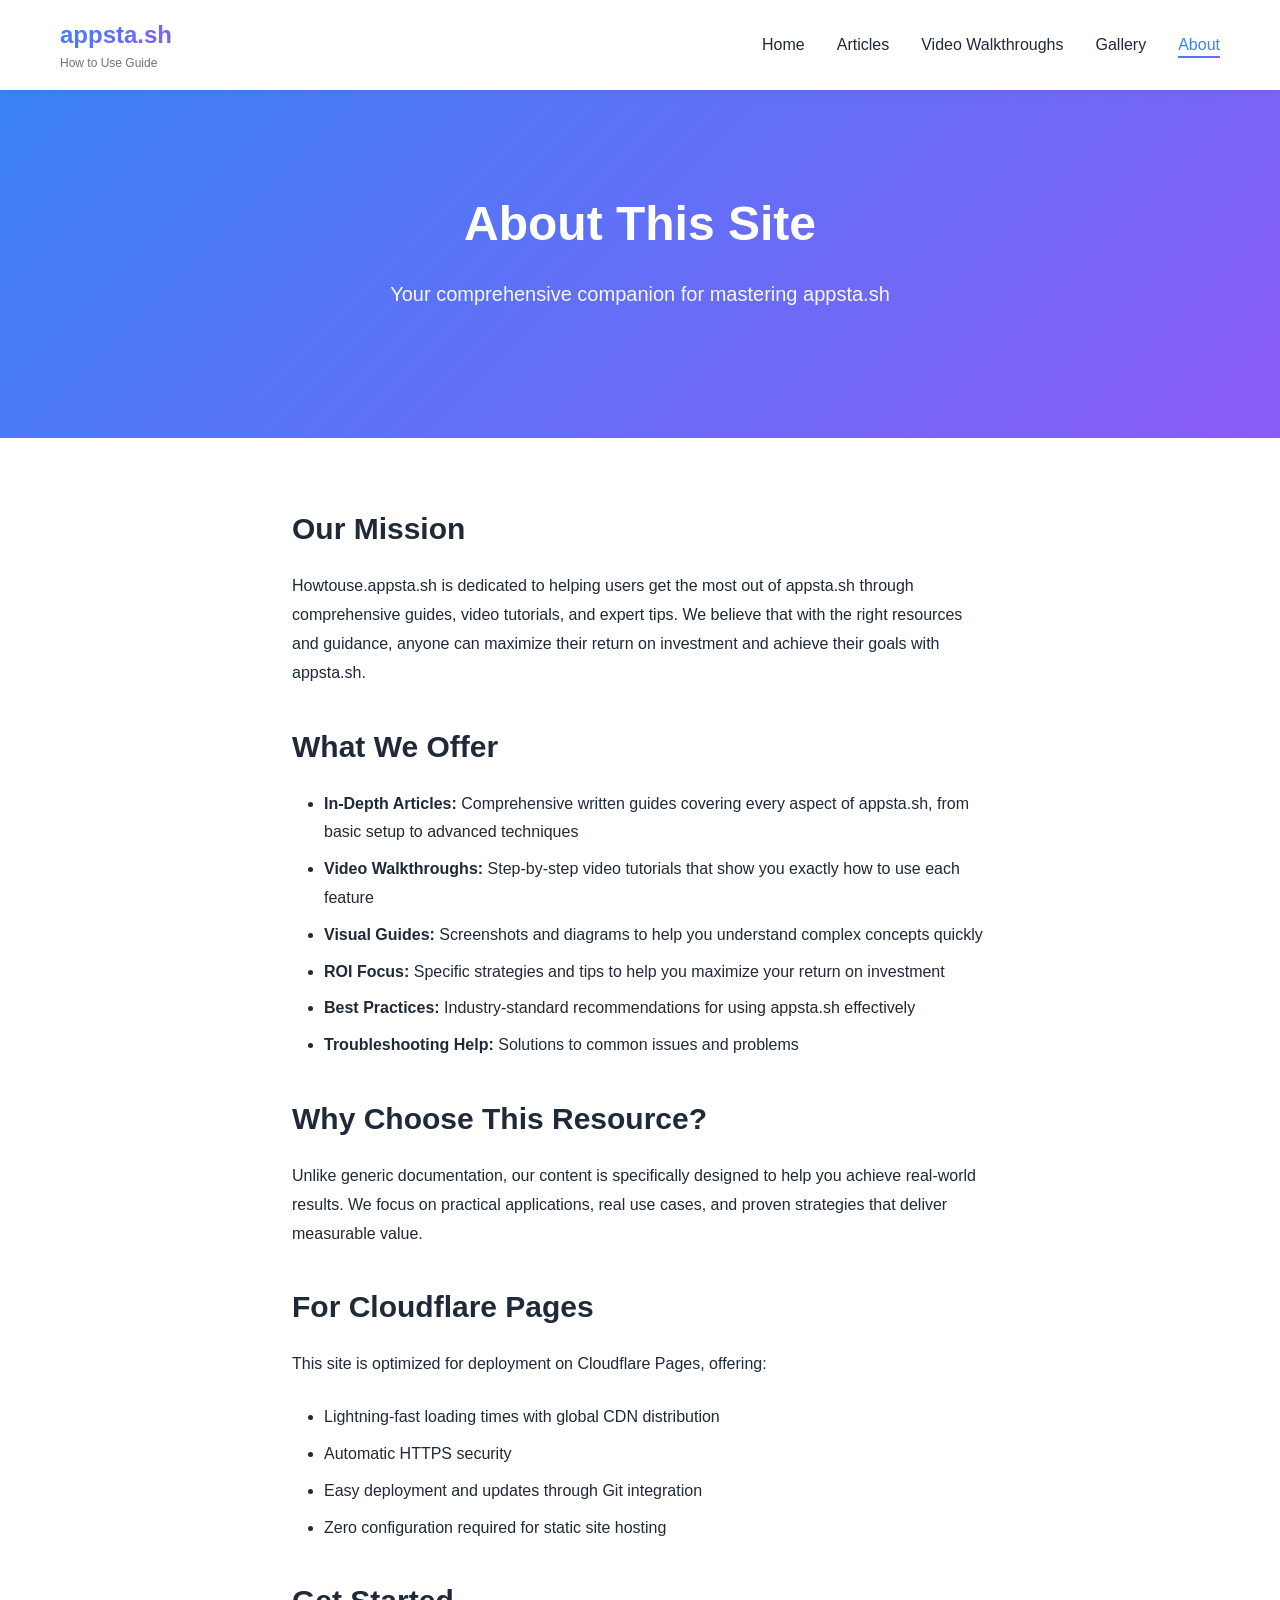
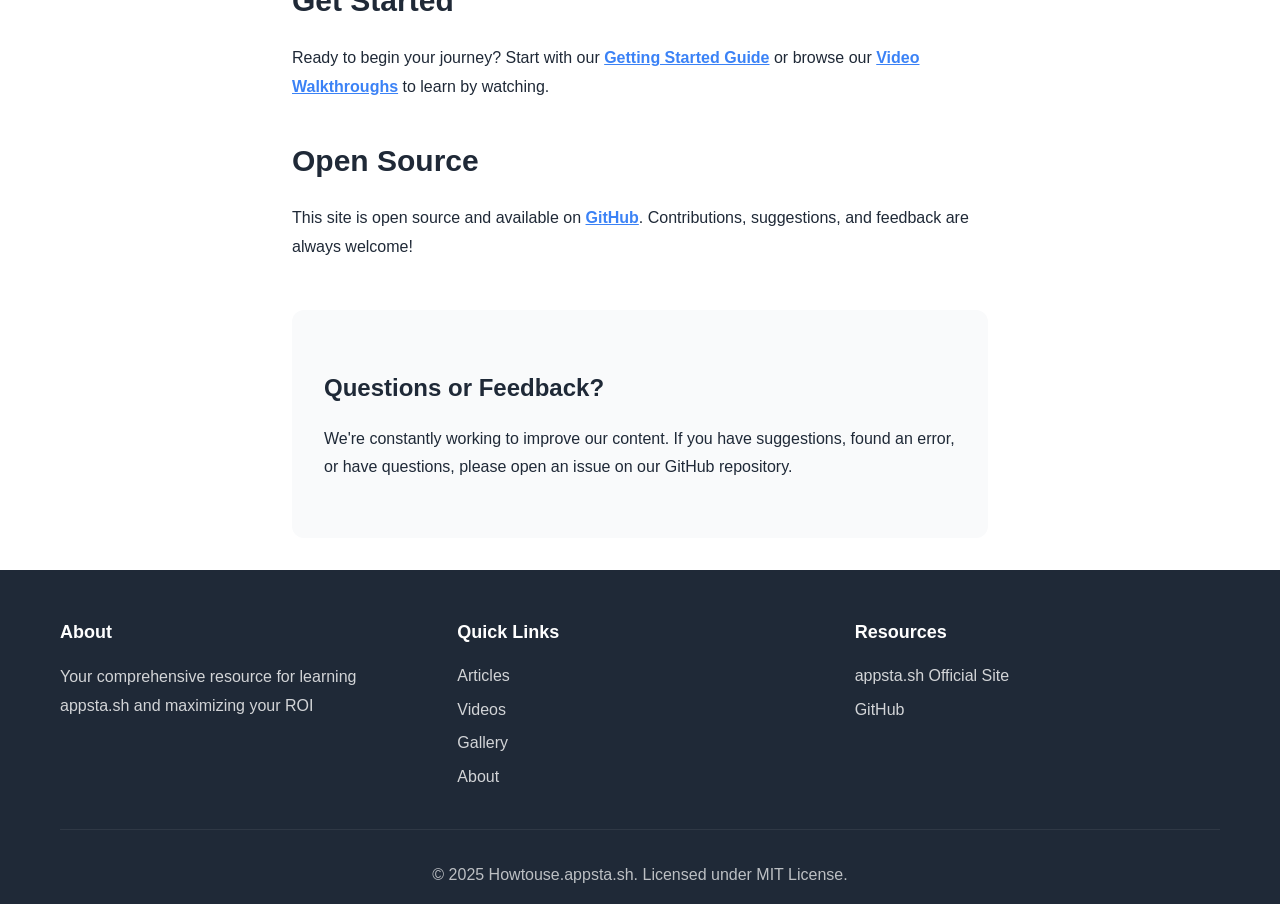
<file: about.html>
<!DOCTYPE html>
<html lang="en">
<head>
    <meta charset="UTF-8">
    <meta name="viewport" content="width=device-width, initial-scale=1.0">
    <meta name="description" content="Learn about Howtouse.appsta.sh and our mission">
    <title>About - How to Use appsta.sh</title>
    <link rel="stylesheet" href="css/style.css">
</head>
<body>
    <header class="header">
        <nav class="nav">
            <div class="nav-container">
                <a href="index.html" class="logo">
                    <span class="logo-text">appsta.sh</span>
                    <span class="logo-subtitle">How to Use Guide</span>
                </a>
                <ul class="nav-menu" id="navMenu">
                    <li><a href="index.html" class="nav-link">Home</a></li>
                    <li><a href="articles.html" class="nav-link">Articles</a></li>
                    <li><a href="videos.html" class="nav-link">Video Walkthroughs</a></li>
                    <li><a href="gallery.html" class="nav-link">Gallery</a></li>
                    <li><a href="about.html" class="nav-link active">About</a></li>
                </ul>
                <button class="hamburger" id="hamburger">
                    <span></span>
                    <span></span>
                    <span></span>
                </button>
            </div>
        </nav>
    </header>

    <main>
        <section class="hero">
            <div class="hero-content">
                <h1 class="hero-title">About This Site</h1>
                <p class="hero-subtitle">Your comprehensive companion for mastering appsta.sh</p>
            </div>
        </section>

        <section class="article-content">
            <div class="container">
                <h2>Our Mission</h2>
                <p>Howtouse.appsta.sh is dedicated to helping users get the most out of appsta.sh through comprehensive guides, video tutorials, and expert tips. We believe that with the right resources and guidance, anyone can maximize their return on investment and achieve their goals with appsta.sh.</p>

                <h2>What We Offer</h2>
                <ul>
                    <li><strong>In-Depth Articles:</strong> Comprehensive written guides covering every aspect of appsta.sh, from basic setup to advanced techniques</li>
                    <li><strong>Video Walkthroughs:</strong> Step-by-step video tutorials that show you exactly how to use each feature</li>
                    <li><strong>Visual Guides:</strong> Screenshots and diagrams to help you understand complex concepts quickly</li>
                    <li><strong>ROI Focus:</strong> Specific strategies and tips to help you maximize your return on investment</li>
                    <li><strong>Best Practices:</strong> Industry-standard recommendations for using appsta.sh effectively</li>
                    <li><strong>Troubleshooting Help:</strong> Solutions to common issues and problems</li>
                </ul>

                <h2>Why Choose This Resource?</h2>
                <p>Unlike generic documentation, our content is specifically designed to help you achieve real-world results. We focus on practical applications, real use cases, and proven strategies that deliver measurable value.</p>

                <h2>For Cloudflare Pages</h2>
                <p>This site is optimized for deployment on Cloudflare Pages, offering:</p>
                <ul>
                    <li>Lightning-fast loading times with global CDN distribution</li>
                    <li>Automatic HTTPS security</li>
                    <li>Easy deployment and updates through Git integration</li>
                    <li>Zero configuration required for static site hosting</li>
                </ul>

                <h2>Get Started</h2>
                <p>Ready to begin your journey? Start with our <a href="articles/getting-started.html" style="color: var(--primary-color); font-weight: 600;">Getting Started Guide</a> or browse our <a href="videos.html" style="color: var(--primary-color); font-weight: 600;">Video Walkthroughs</a> to learn by watching.</p>

                <h2>Open Source</h2>
                <p>This site is open source and available on <a href="https://github.com/kedster/Howtouse.appsta.sh" target="_blank" style="color: var(--primary-color); font-weight: 600;">GitHub</a>. Contributions, suggestions, and feedback are always welcome!</p>

                <div style="background: var(--bg-light); padding: 2rem; border-radius: 12px; margin-top: 3rem;">
                    <h3 style="margin-bottom: 1rem;">Questions or Feedback?</h3>
                    <p>We're constantly working to improve our content. If you have suggestions, found an error, or have questions, please open an issue on our GitHub repository.</p>
                </div>
            </div>
        </section>
    </main>

    <footer class="footer">
        <div class="container">
            <div class="footer-content">
                <div class="footer-section">
                    <h4>About</h4>
                    <p>Your comprehensive resource for learning appsta.sh and maximizing your ROI</p>
                </div>
                <div class="footer-section">
                    <h4>Quick Links</h4>
                    <ul>
                        <li><a href="articles.html">Articles</a></li>
                        <li><a href="videos.html">Videos</a></li>
                        <li><a href="gallery.html">Gallery</a></li>
                        <li><a href="about.html">About</a></li>
                    </ul>
                </div>
                <div class="footer-section">
                    <h4>Resources</h4>
                    <ul>
                        <li><a href="https://appsta.sh" target="_blank">appsta.sh Official Site</a></li>
                        <li><a href="https://github.com/kedster/Howtouse.appsta.sh" target="_blank">GitHub</a></li>
                    </ul>
                </div>
            </div>
            <div class="footer-bottom">
                <p>&copy; 2025 Howtouse.appsta.sh. Licensed under MIT License.</p>
            </div>
        </div>
    </footer>

    <script src="js/main.js"></script>
</body>
</html>
</file>
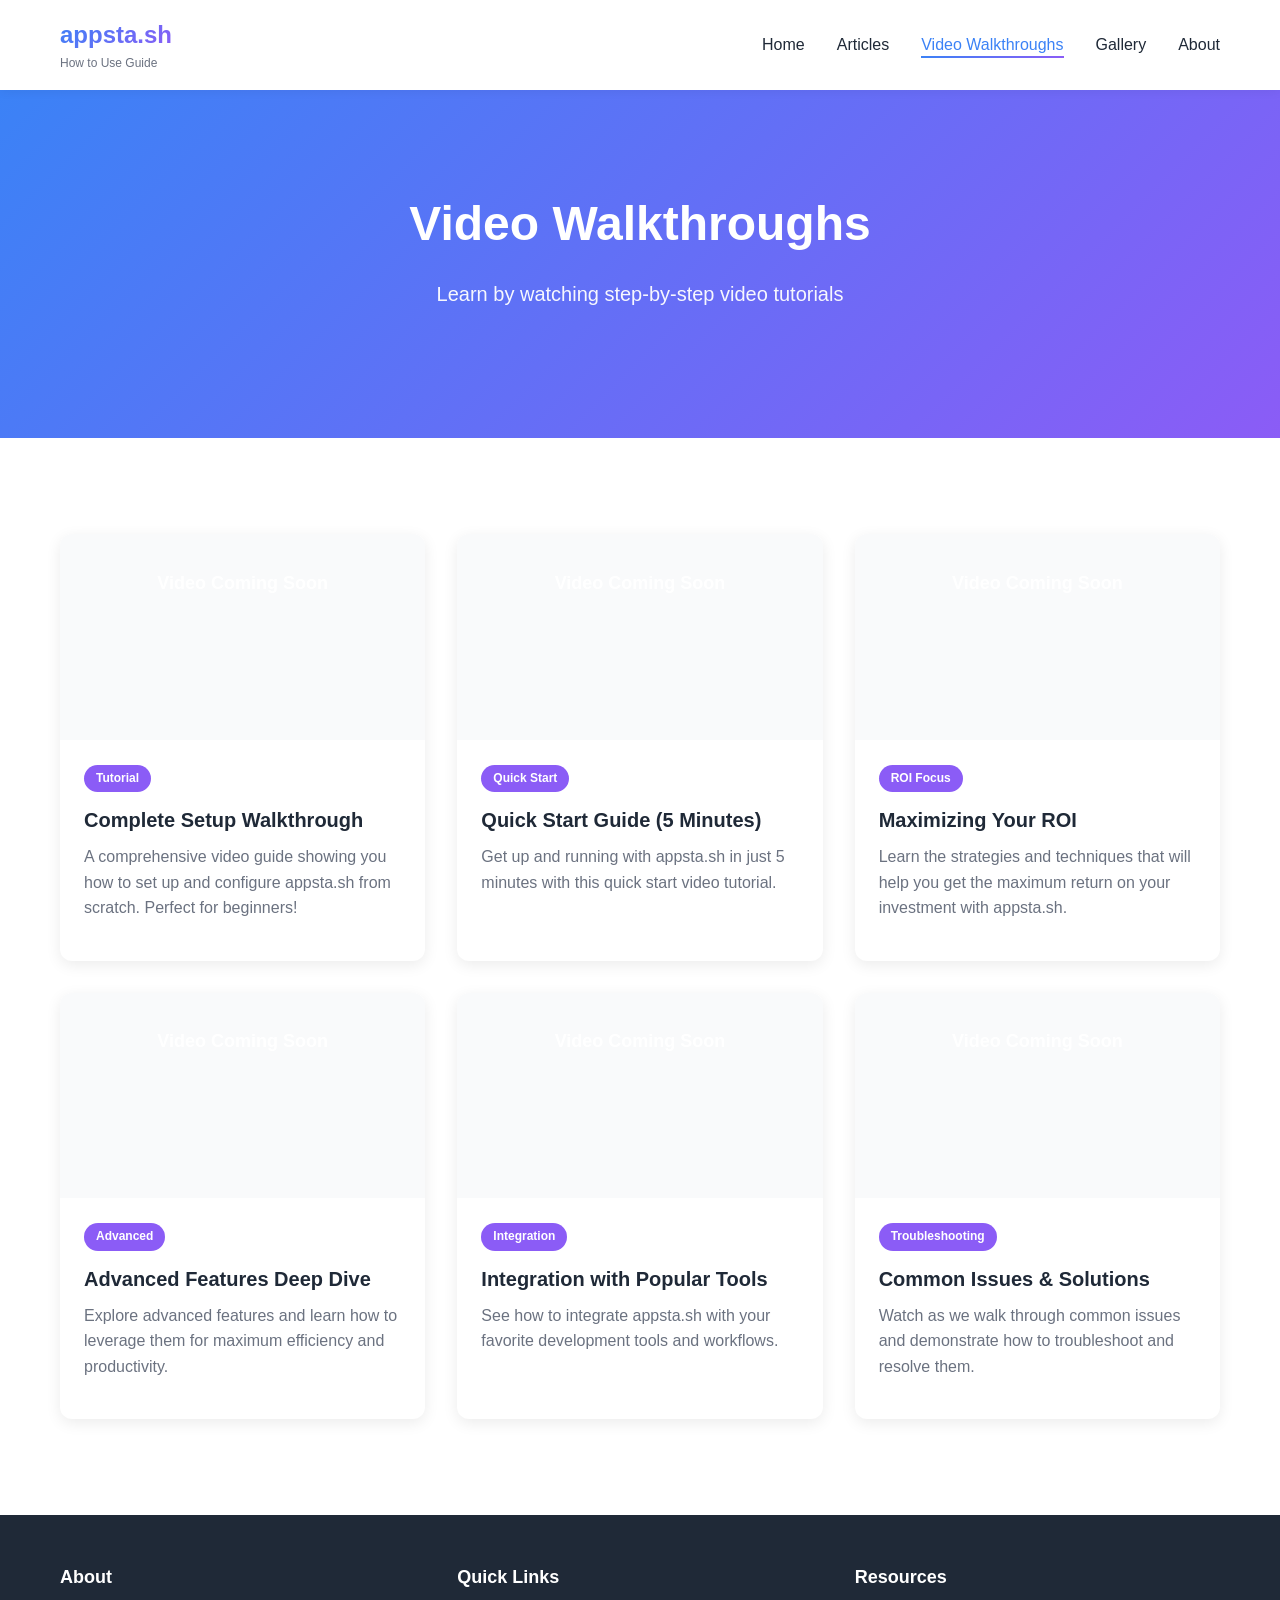
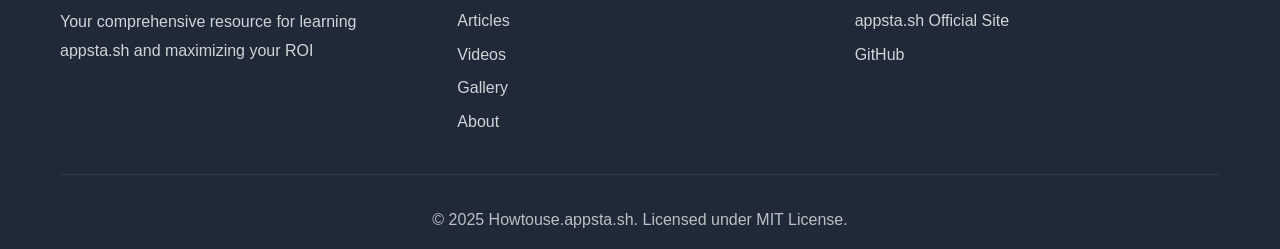
<file: videos.html>
<!DOCTYPE html>
<html lang="en">
<head>
    <meta charset="UTF-8">
    <meta name="viewport" content="width=device-width, initial-scale=1.0">
    <meta name="description" content="Watch video walkthroughs and tutorials about appsta.sh">
    <title>Video Walkthroughs - How to Use appsta.sh</title>
    <link rel="stylesheet" href="css/style.css">
</head>
<body>
    <header class="header">
        <nav class="nav">
            <div class="nav-container">
                <a href="index.html" class="logo">
                    <span class="logo-text">appsta.sh</span>
                    <span class="logo-subtitle">How to Use Guide</span>
                </a>
                <ul class="nav-menu" id="navMenu">
                    <li><a href="index.html" class="nav-link">Home</a></li>
                    <li><a href="articles.html" class="nav-link">Articles</a></li>
                    <li><a href="videos.html" class="nav-link active">Video Walkthroughs</a></li>
                    <li><a href="gallery.html" class="nav-link">Gallery</a></li>
                    <li><a href="about.html" class="nav-link">About</a></li>
                </ul>
                <button class="hamburger" id="hamburger">
                    <span></span>
                    <span></span>
                    <span></span>
                </button>
            </div>
        </nav>
    </header>

    <main>
        <section class="hero">
            <div class="hero-content">
                <h1 class="hero-title">Video Walkthroughs</h1>
                <p class="hero-subtitle">Learn by watching step-by-step video tutorials</p>
            </div>
        </section>

        <section class="latest-content">
            <div class="container">
                <div class="video-grid">
                    <article class="video-card" id="setup-walkthrough">
                        <div class="video-container">
                            <!-- Placeholder for video embed -->
                            <div style="display: flex; align-items: center; justify-content: center; height: 100%; background: linear-gradient(135deg, #3b82f6 0%, #8b5cf6 100%);">
                                <div style="text-align: center; color: white; padding: 20px;">
                                    <svg width="80" height="80" viewBox="0 0 24 24" fill="white" style="margin-bottom: 10px;">
                                        <path d="M8 5v14l11-7z"/>
                                    </svg>
                                    <p style="font-size: 1.125rem; font-weight: 600;">Video Coming Soon</p>
                                </div>
                            </div>
                        </div>
                        <div class="content-body">
                            <span class="content-tag video-tag">Tutorial</span>
                            <h3>Complete Setup Walkthrough</h3>
                            <p>A comprehensive video guide showing you how to set up and configure appsta.sh from scratch. Perfect for beginners!</p>
                        </div>
                    </article>

                    <article class="video-card">
                        <div class="video-container">
                            <div style="display: flex; align-items: center; justify-content: center; height: 100%; background: linear-gradient(135deg, #3b82f6 0%, #8b5cf6 100%);">
                                <div style="text-align: center; color: white; padding: 20px;">
                                    <svg width="80" height="80" viewBox="0 0 24 24" fill="white" style="margin-bottom: 10px;">
                                        <path d="M8 5v14l11-7z"/>
                                    </svg>
                                    <p style="font-size: 1.125rem; font-weight: 600;">Video Coming Soon</p>
                                </div>
                            </div>
                        </div>
                        <div class="content-body">
                            <span class="content-tag video-tag">Quick Start</span>
                            <h3>Quick Start Guide (5 Minutes)</h3>
                            <p>Get up and running with appsta.sh in just 5 minutes with this quick start video tutorial.</p>
                        </div>
                    </article>

                    <article class="video-card">
                        <div class="video-container">
                            <div style="display: flex; align-items: center; justify-content: center; height: 100%; background: linear-gradient(135deg, #3b82f6 0%, #8b5cf6 100%);">
                                <div style="text-align: center; color: white; padding: 20px;">
                                    <svg width="80" height="80" viewBox="0 0 24 24" fill="white" style="margin-bottom: 10px;">
                                        <path d="M8 5v14l11-7z"/>
                                    </svg>
                                    <p style="font-size: 1.125rem; font-weight: 600;">Video Coming Soon</p>
                                </div>
                            </div>
                        </div>
                        <div class="content-body">
                            <span class="content-tag video-tag">ROI Focus</span>
                            <h3>Maximizing Your ROI</h3>
                            <p>Learn the strategies and techniques that will help you get the maximum return on your investment with appsta.sh.</p>
                        </div>
                    </article>

                    <article class="video-card">
                        <div class="video-container">
                            <div style="display: flex; align-items: center; justify-content: center; height: 100%; background: linear-gradient(135deg, #3b82f6 0%, #8b5cf6 100%);">
                                <div style="text-align: center; color: white; padding: 20px;">
                                    <svg width="80" height="80" viewBox="0 0 24 24" fill="white" style="margin-bottom: 10px;">
                                        <path d="M8 5v14l11-7z"/>
                                    </svg>
                                    <p style="font-size: 1.125rem; font-weight: 600;">Video Coming Soon</p>
                                </div>
                            </div>
                        </div>
                        <div class="content-body">
                            <span class="content-tag video-tag">Advanced</span>
                            <h3>Advanced Features Deep Dive</h3>
                            <p>Explore advanced features and learn how to leverage them for maximum efficiency and productivity.</p>
                        </div>
                    </article>

                    <article class="video-card">
                        <div class="video-container">
                            <div style="display: flex; align-items: center; justify-content: center; height: 100%; background: linear-gradient(135deg, #3b82f6 0%, #8b5cf6 100%);">
                                <div style="text-align: center; color: white; padding: 20px;">
                                    <svg width="80" height="80" viewBox="0 0 24 24" fill="white" style="margin-bottom: 10px;">
                                        <path d="M8 5v14l11-7z"/>
                                    </svg>
                                    <p style="font-size: 1.125rem; font-weight: 600;">Video Coming Soon</p>
                                </div>
                            </div>
                        </div>
                        <div class="content-body">
                            <span class="content-tag video-tag">Integration</span>
                            <h3>Integration with Popular Tools</h3>
                            <p>See how to integrate appsta.sh with your favorite development tools and workflows.</p>
                        </div>
                    </article>

                    <article class="video-card">
                        <div class="video-container">
                            <div style="display: flex; align-items: center; justify-content: center; height: 100%; background: linear-gradient(135deg, #3b82f6 0%, #8b5cf6 100%);">
                                <div style="text-align: center; color: white; padding: 20px;">
                                    <svg width="80" height="80" viewBox="0 0 24 24" fill="white" style="margin-bottom: 10px;">
                                        <path d="M8 5v14l11-7z"/>
                                    </svg>
                                    <p style="font-size: 1.125rem; font-weight: 600;">Video Coming Soon</p>
                                </div>
                            </div>
                        </div>
                        <div class="content-body">
                            <span class="content-tag video-tag">Troubleshooting</span>
                            <h3>Common Issues & Solutions</h3>
                            <p>Watch as we walk through common issues and demonstrate how to troubleshoot and resolve them.</p>
                        </div>
                    </article>
                </div>
            </div>
        </section>
    </main>

    <footer class="footer">
        <div class="container">
            <div class="footer-content">
                <div class="footer-section">
                    <h4>About</h4>
                    <p>Your comprehensive resource for learning appsta.sh and maximizing your ROI</p>
                </div>
                <div class="footer-section">
                    <h4>Quick Links</h4>
                    <ul>
                        <li><a href="articles.html">Articles</a></li>
                        <li><a href="videos.html">Videos</a></li>
                        <li><a href="gallery.html">Gallery</a></li>
                        <li><a href="about.html">About</a></li>
                    </ul>
                </div>
                <div class="footer-section">
                    <h4>Resources</h4>
                    <ul>
                        <li><a href="https://appsta.sh" target="_blank">appsta.sh Official Site</a></li>
                        <li><a href="https://github.com/kedster/Howtouse.appsta.sh" target="_blank">GitHub</a></li>
                    </ul>
                </div>
            </div>
            <div class="footer-bottom">
                <p>&copy; 2025 Howtouse.appsta.sh. Licensed under MIT License.</p>
            </div>
        </div>
    </footer>

    <script src="js/main.js"></script>
</body>
</html>
</file>
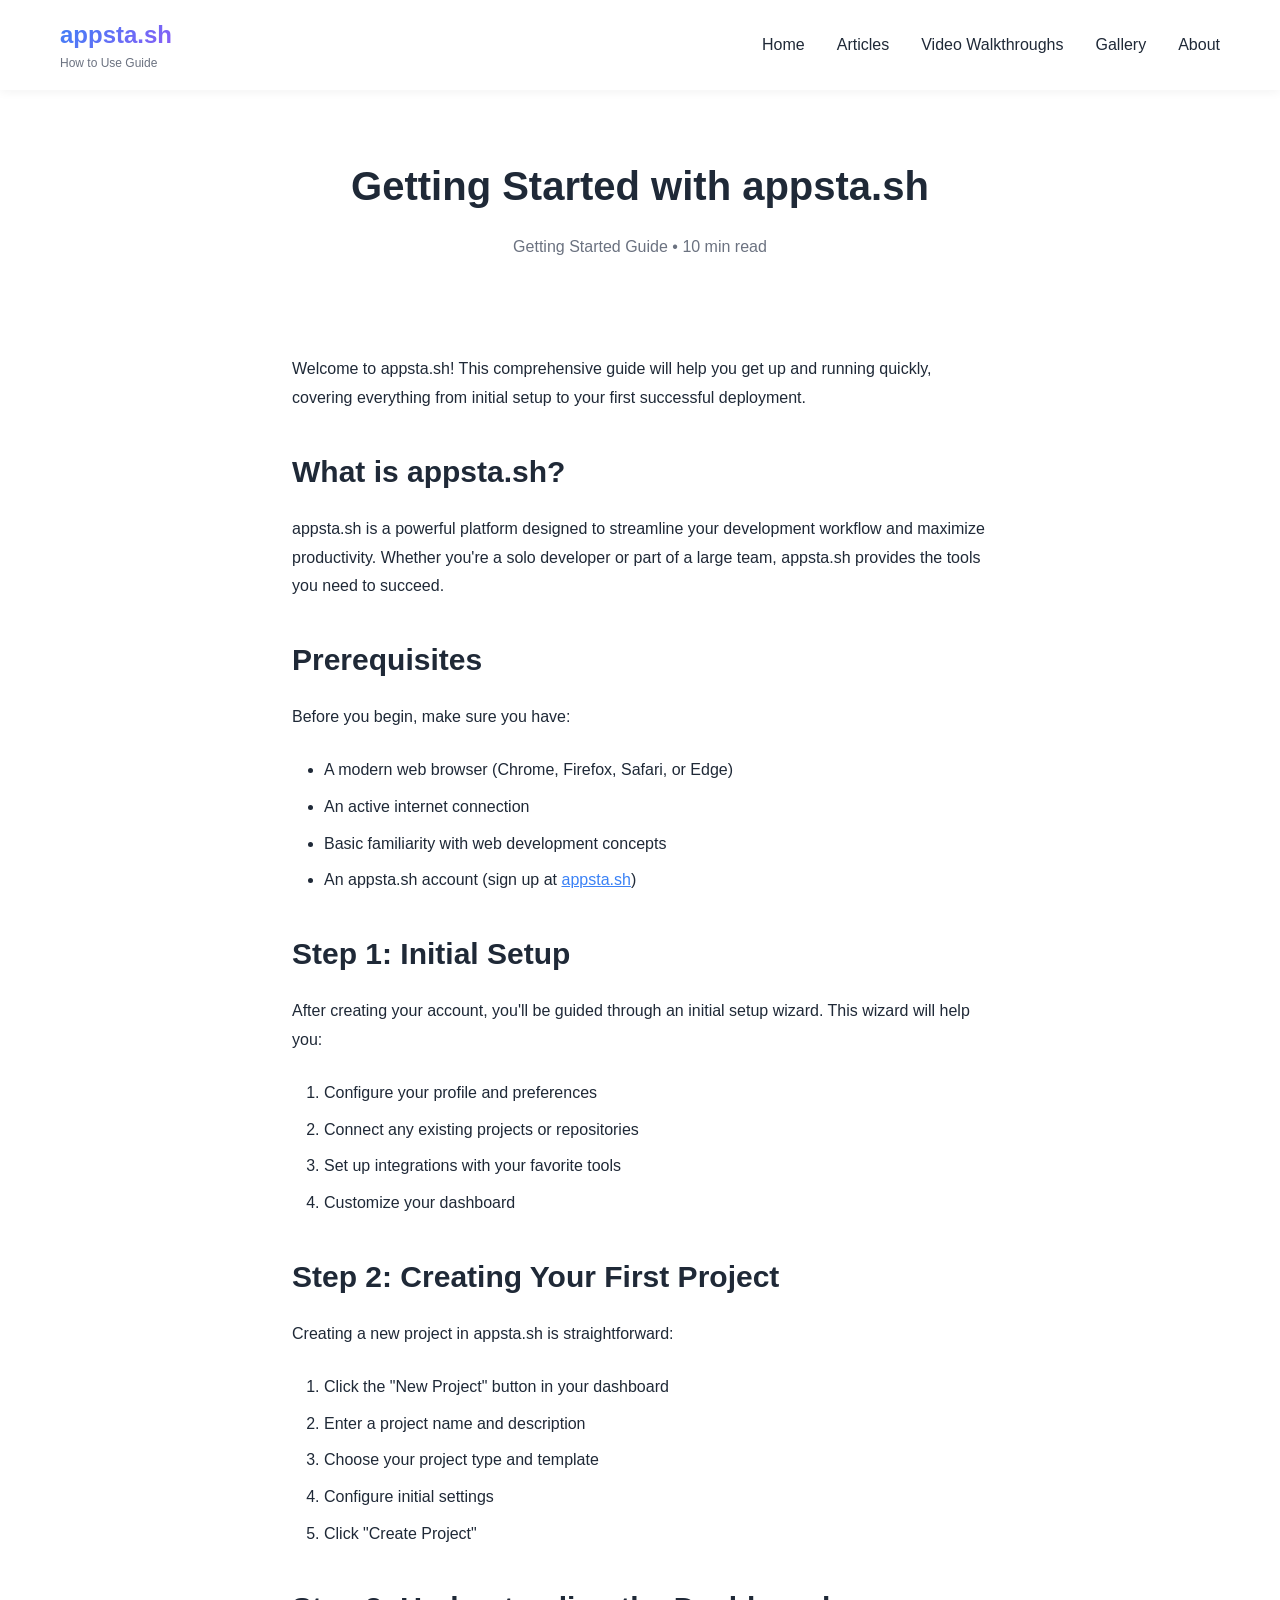
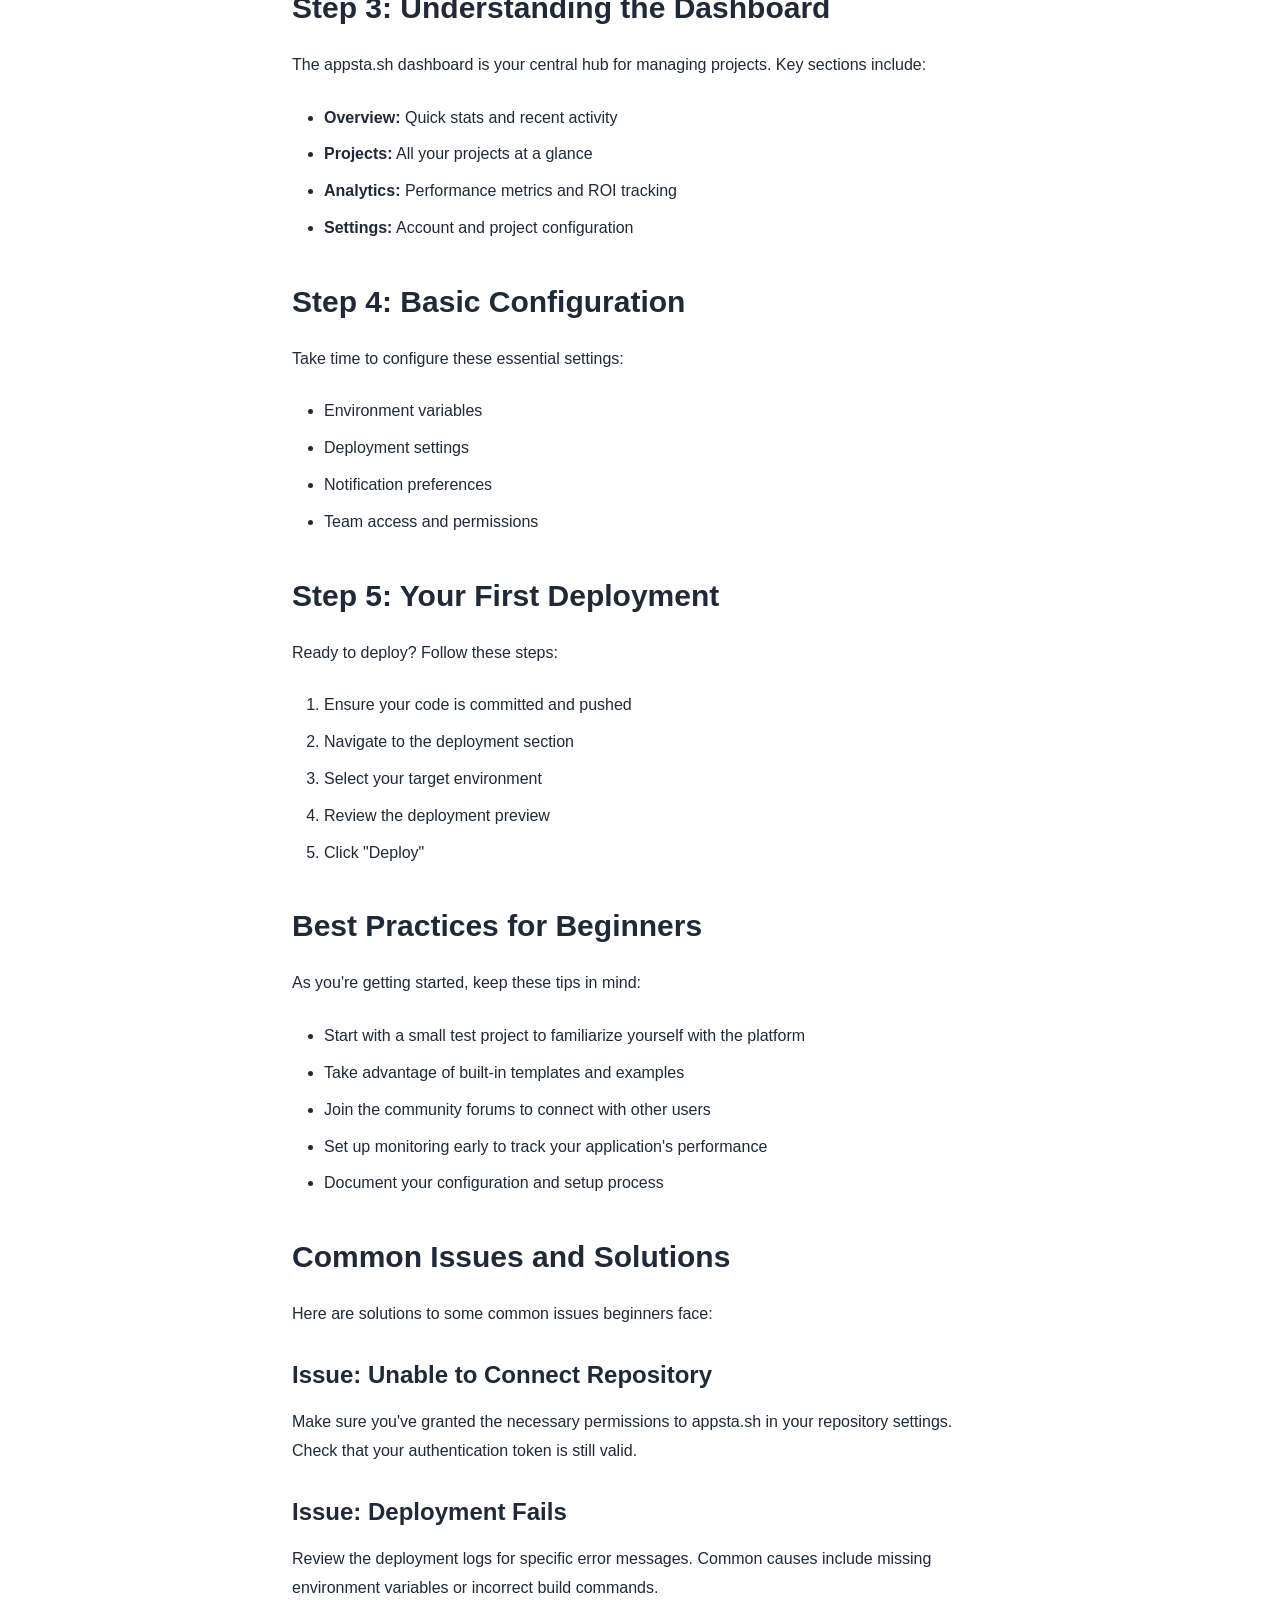
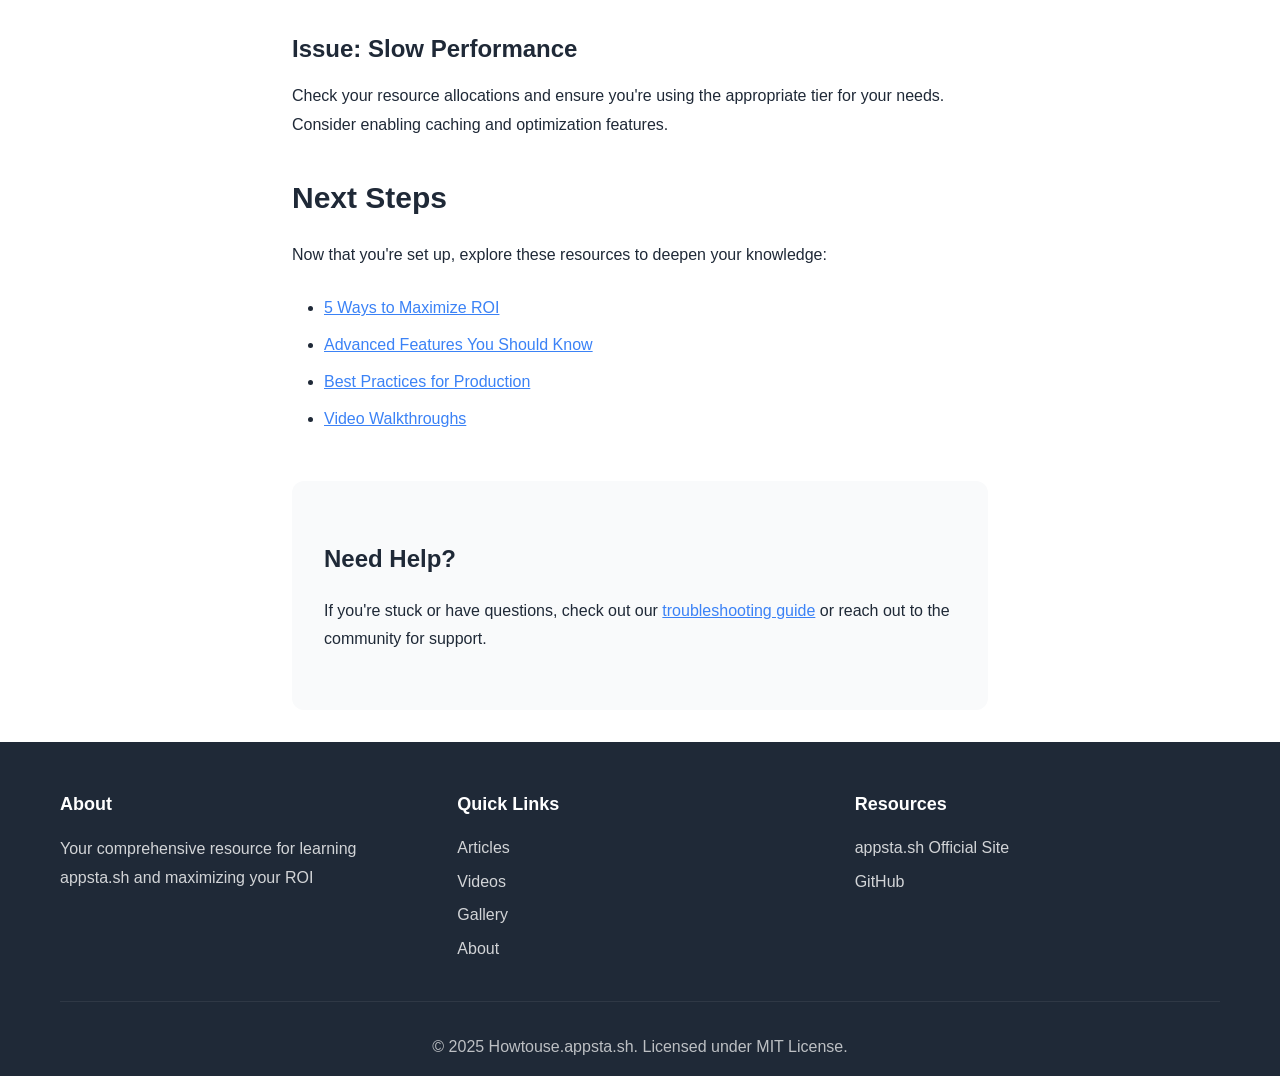
<file: articles/getting-started.html>
<!DOCTYPE html>
<html lang="en">
<head>
    <meta charset="UTF-8">
    <meta name="viewport" content="width=device-width, initial-scale=1.0">
    <meta name="description" content="Complete guide to getting started with appsta.sh">
    <title>Getting Started with appsta.sh - How to Use Guide</title>
    <link rel="stylesheet" href="../css/style.css">
</head>
<body>
    <header class="header">
        <nav class="nav">
            <div class="nav-container">
                <a href="../index.html" class="logo">
                    <span class="logo-text">appsta.sh</span>
                    <span class="logo-subtitle">How to Use Guide</span>
                </a>
                <ul class="nav-menu" id="navMenu">
                    <li><a href="../index.html" class="nav-link">Home</a></li>
                    <li><a href="../articles.html" class="nav-link active">Articles</a></li>
                    <li><a href="../videos.html" class="nav-link">Video Walkthroughs</a></li>
                    <li><a href="../gallery.html" class="nav-link">Gallery</a></li>
                    <li><a href="../about.html" class="nav-link">About</a></li>
                </ul>
                <button class="hamburger" id="hamburger">
                    <span></span>
                    <span></span>
                    <span></span>
                </button>
            </div>
        </nav>
    </header>

    <main>
        <article>
            <section class="article-header">
                <div class="container">
                    <h1 class="article-title">Getting Started with appsta.sh</h1>
                    <div class="article-meta">
                        <span>Getting Started Guide</span> • <span>10 min read</span>
                    </div>
                </div>
            </section>

            <section class="article-content">
                <div class="container">
                    <p>Welcome to appsta.sh! This comprehensive guide will help you get up and running quickly, covering everything from initial setup to your first successful deployment.</p>

                    <h2>What is appsta.sh?</h2>
                    <p>appsta.sh is a powerful platform designed to streamline your development workflow and maximize productivity. Whether you're a solo developer or part of a large team, appsta.sh provides the tools you need to succeed.</p>

                    <h2>Prerequisites</h2>
                    <p>Before you begin, make sure you have:</p>
                    <ul>
                        <li>A modern web browser (Chrome, Firefox, Safari, or Edge)</li>
                        <li>An active internet connection</li>
                        <li>Basic familiarity with web development concepts</li>
                        <li>An appsta.sh account (sign up at <a href="https://appsta.sh" target="_blank" style="color: var(--primary-color);">appsta.sh</a>)</li>
                    </ul>

                    <h2>Step 1: Initial Setup</h2>
                    <p>After creating your account, you'll be guided through an initial setup wizard. This wizard will help you:</p>
                    <ol>
                        <li>Configure your profile and preferences</li>
                        <li>Connect any existing projects or repositories</li>
                        <li>Set up integrations with your favorite tools</li>
                        <li>Customize your dashboard</li>
                    </ol>

                    <h2>Step 2: Creating Your First Project</h2>
                    <p>Creating a new project in appsta.sh is straightforward:</p>
                    <ol>
                        <li>Click the "New Project" button in your dashboard</li>
                        <li>Enter a project name and description</li>
                        <li>Choose your project type and template</li>
                        <li>Configure initial settings</li>
                        <li>Click "Create Project"</li>
                    </ol>

                    <h2>Step 3: Understanding the Dashboard</h2>
                    <p>The appsta.sh dashboard is your central hub for managing projects. Key sections include:</p>
                    <ul>
                        <li><strong>Overview:</strong> Quick stats and recent activity</li>
                        <li><strong>Projects:</strong> All your projects at a glance</li>
                        <li><strong>Analytics:</strong> Performance metrics and ROI tracking</li>
                        <li><strong>Settings:</strong> Account and project configuration</li>
                    </ul>

                    <h2>Step 4: Basic Configuration</h2>
                    <p>Take time to configure these essential settings:</p>
                    <ul>
                        <li>Environment variables</li>
                        <li>Deployment settings</li>
                        <li>Notification preferences</li>
                        <li>Team access and permissions</li>
                    </ul>

                    <h2>Step 5: Your First Deployment</h2>
                    <p>Ready to deploy? Follow these steps:</p>
                    <ol>
                        <li>Ensure your code is committed and pushed</li>
                        <li>Navigate to the deployment section</li>
                        <li>Select your target environment</li>
                        <li>Review the deployment preview</li>
                        <li>Click "Deploy"</li>
                    </ol>

                    <h2>Best Practices for Beginners</h2>
                    <p>As you're getting started, keep these tips in mind:</p>
                    <ul>
                        <li>Start with a small test project to familiarize yourself with the platform</li>
                        <li>Take advantage of built-in templates and examples</li>
                        <li>Join the community forums to connect with other users</li>
                        <li>Set up monitoring early to track your application's performance</li>
                        <li>Document your configuration and setup process</li>
                    </ul>

                    <h2>Common Issues and Solutions</h2>
                    <p>Here are solutions to some common issues beginners face:</p>
                    
                    <h3>Issue: Unable to Connect Repository</h3>
                    <p>Make sure you've granted the necessary permissions to appsta.sh in your repository settings. Check that your authentication token is still valid.</p>

                    <h3>Issue: Deployment Fails</h3>
                    <p>Review the deployment logs for specific error messages. Common causes include missing environment variables or incorrect build commands.</p>

                    <h3>Issue: Slow Performance</h3>
                    <p>Check your resource allocations and ensure you're using the appropriate tier for your needs. Consider enabling caching and optimization features.</p>

                    <h2>Next Steps</h2>
                    <p>Now that you're set up, explore these resources to deepen your knowledge:</p>
                    <ul>
                        <li><a href="roi-strategies.html" style="color: var(--primary-color);">5 Ways to Maximize ROI</a></li>
                        <li><a href="advanced-features.html" style="color: var(--primary-color);">Advanced Features You Should Know</a></li>
                        <li><a href="best-practices.html" style="color: var(--primary-color);">Best Practices for Production</a></li>
                        <li><a href="../videos.html" style="color: var(--primary-color);">Video Walkthroughs</a></li>
                    </ul>

                    <div style="background: var(--bg-light); padding: 2rem; border-radius: 12px; margin-top: 3rem;">
                        <h3 style="margin-bottom: 1rem;">Need Help?</h3>
                        <p>If you're stuck or have questions, check out our <a href="troubleshooting.html" style="color: var(--primary-color);">troubleshooting guide</a> or reach out to the community for support.</p>
                    </div>
                </div>
            </section>
        </article>
    </main>

    <footer class="footer">
        <div class="container">
            <div class="footer-content">
                <div class="footer-section">
                    <h4>About</h4>
                    <p>Your comprehensive resource for learning appsta.sh and maximizing your ROI</p>
                </div>
                <div class="footer-section">
                    <h4>Quick Links</h4>
                    <ul>
                        <li><a href="../articles.html">Articles</a></li>
                        <li><a href="../videos.html">Videos</a></li>
                        <li><a href="../gallery.html">Gallery</a></li>
                        <li><a href="../about.html">About</a></li>
                    </ul>
                </div>
                <div class="footer-section">
                    <h4>Resources</h4>
                    <ul>
                        <li><a href="https://appsta.sh" target="_blank">appsta.sh Official Site</a></li>
                        <li><a href="https://github.com/kedster/Howtouse.appsta.sh" target="_blank">GitHub</a></li>
                    </ul>
                </div>
            </div>
            <div class="footer-bottom">
                <p>&copy; 2025 Howtouse.appsta.sh. Licensed under MIT License.</p>
            </div>
        </div>
    </footer>

    <script src="../js/main.js"></script>
</body>
</html>
</file>
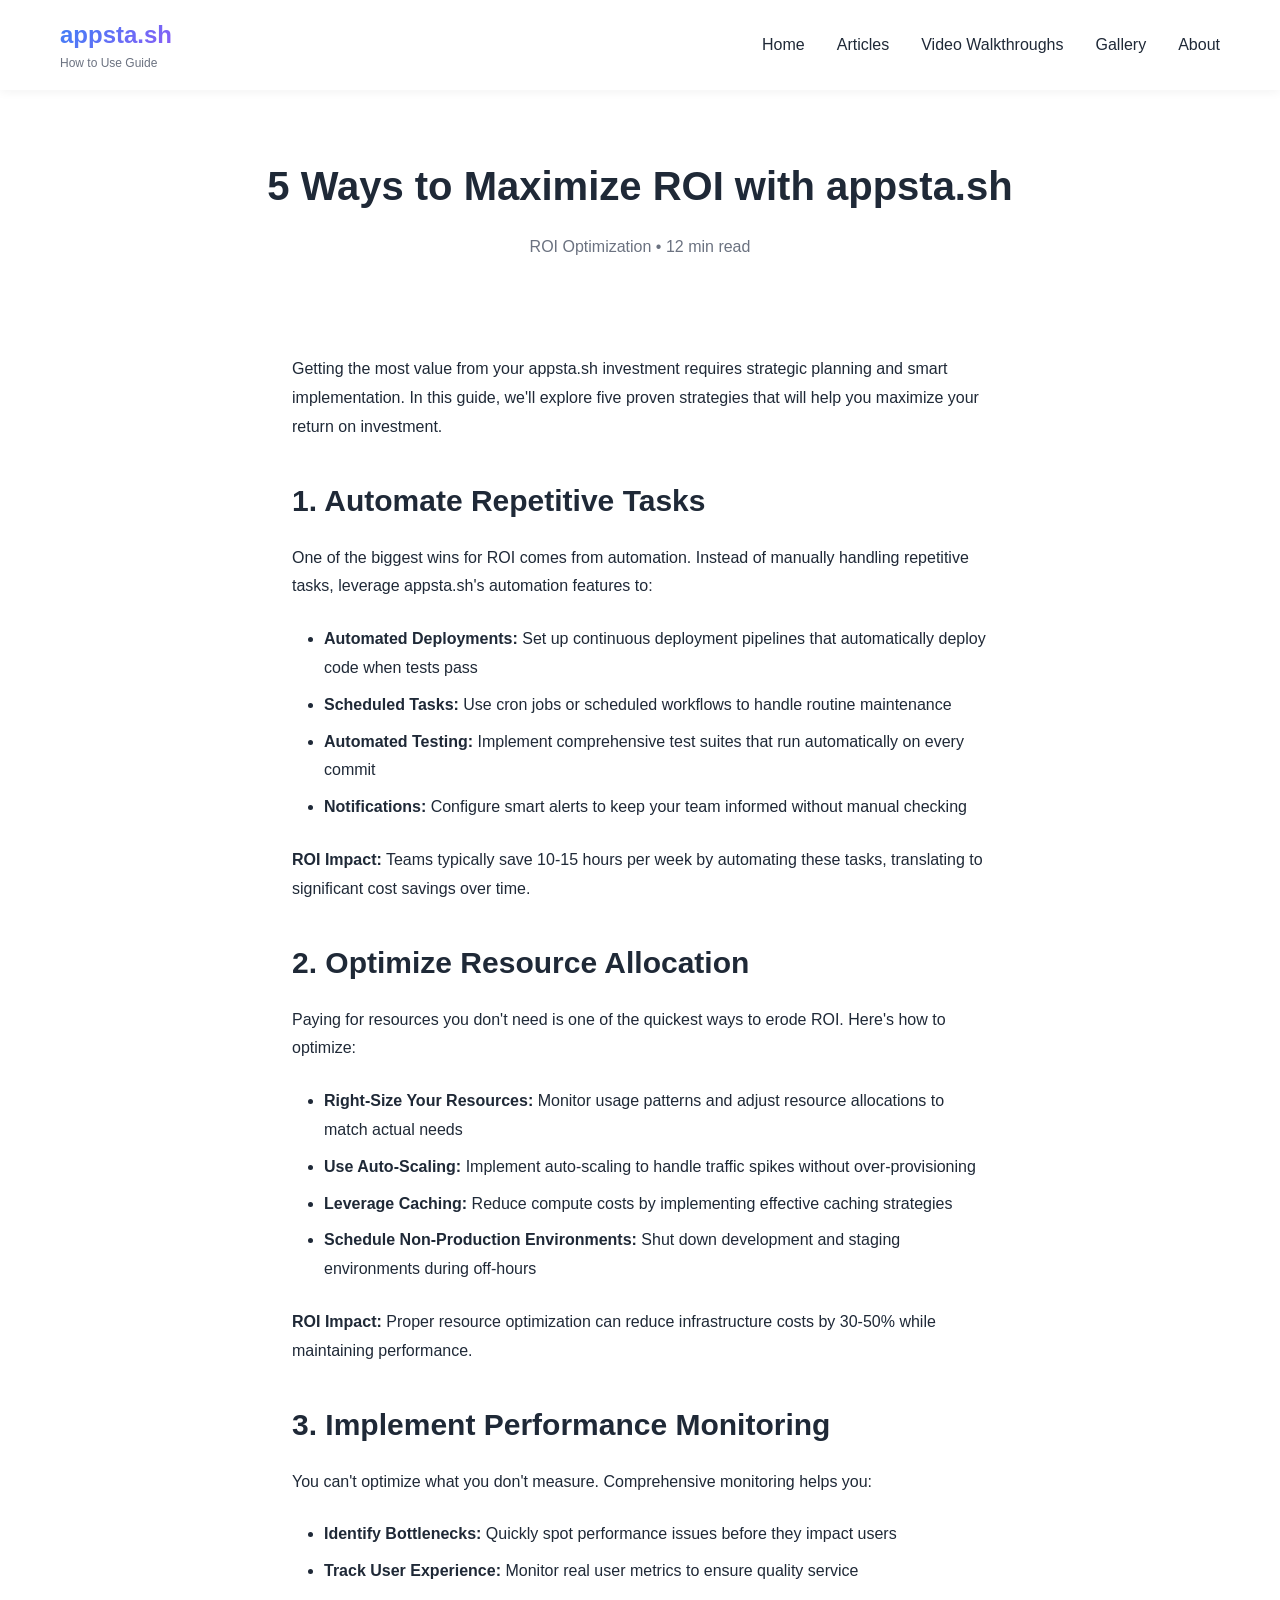
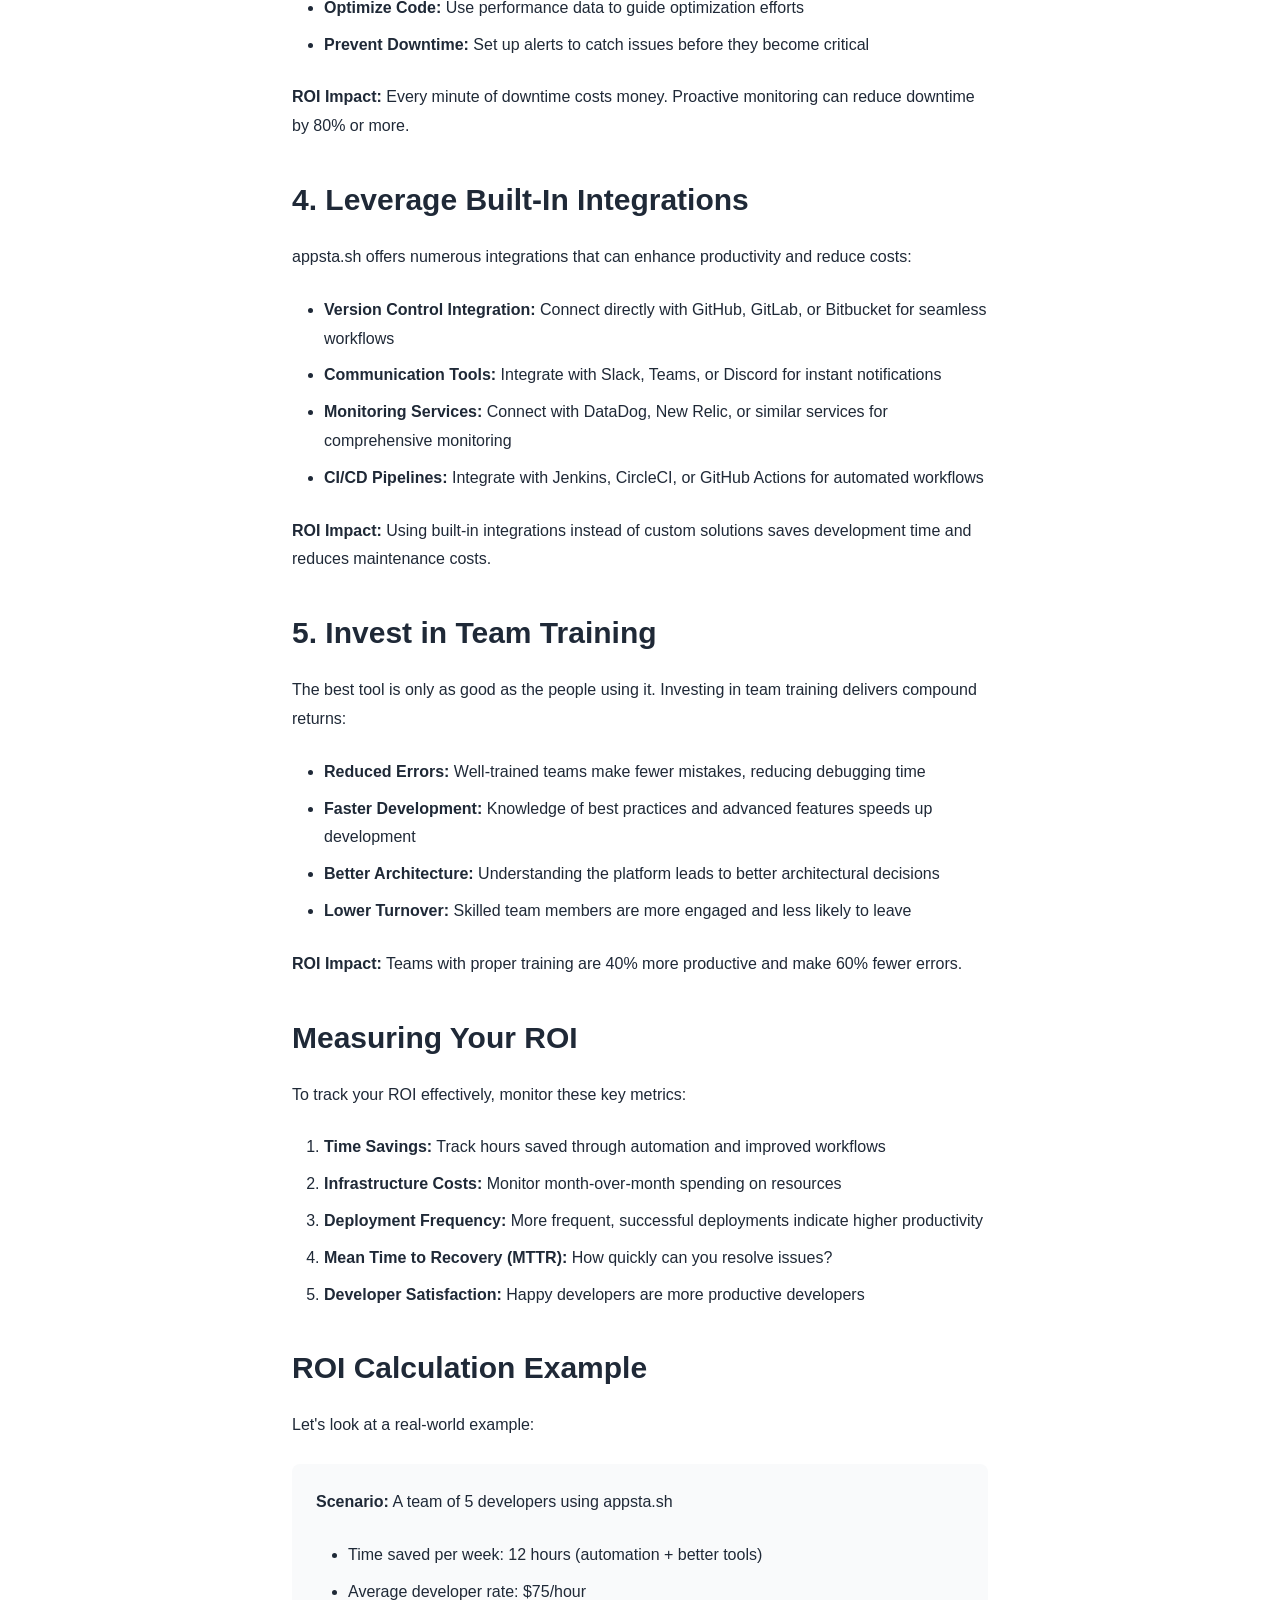
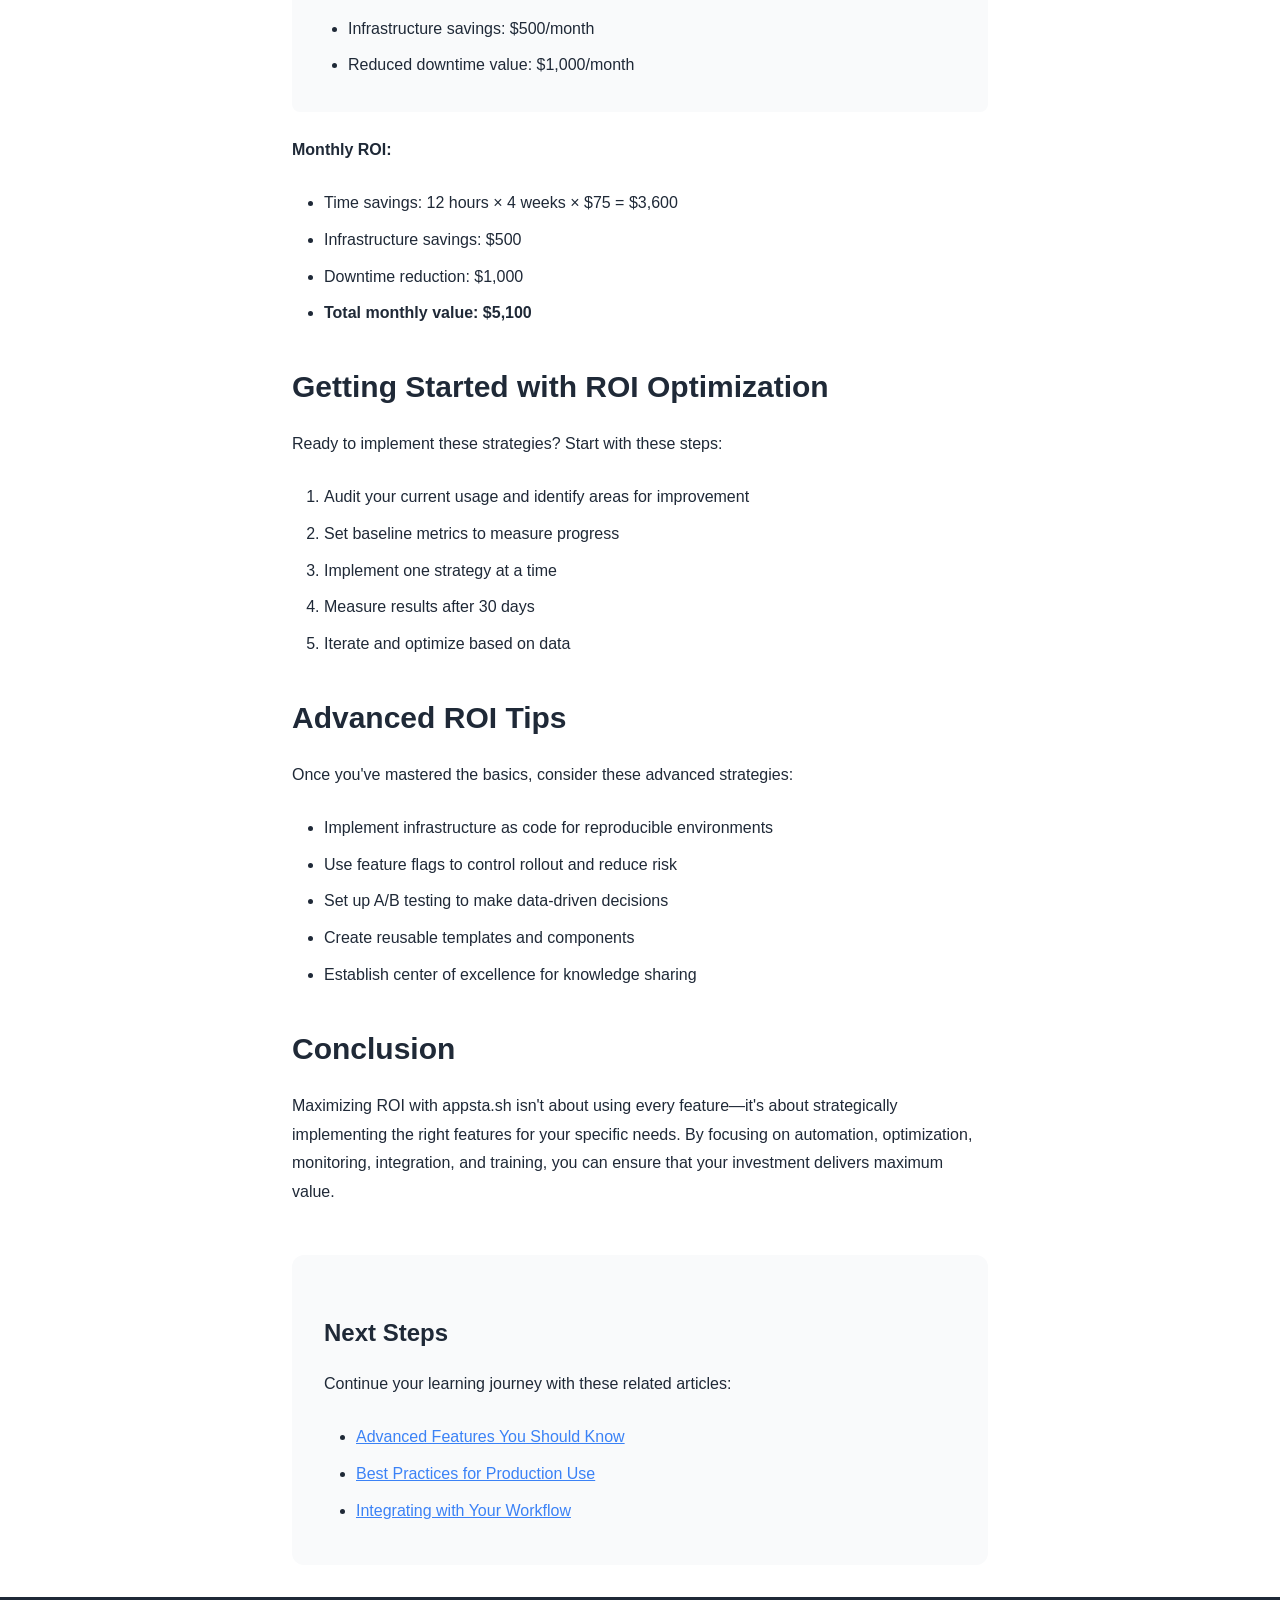
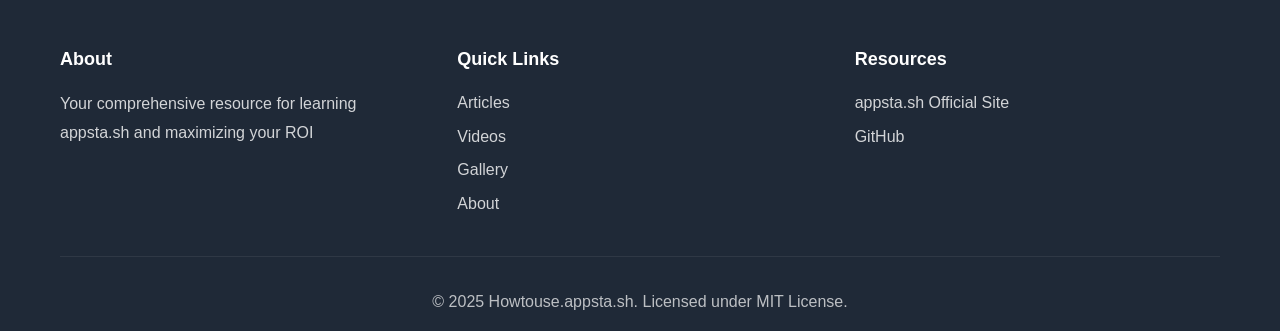
<file: articles/roi-strategies.html>
<!DOCTYPE html>
<html lang="en">
<head>
    <meta charset="UTF-8">
    <meta name="viewport" content="width=device-width, initial-scale=1.0">
    <meta name="description" content="Learn proven strategies to maximize your ROI with appsta.sh">
    <title>5 Ways to Maximize ROI with appsta.sh - How to Use Guide</title>
    <link rel="stylesheet" href="../css/style.css">
</head>
<body>
    <header class="header">
        <nav class="nav">
            <div class="nav-container">
                <a href="../index.html" class="logo">
                    <span class="logo-text">appsta.sh</span>
                    <span class="logo-subtitle">How to Use Guide</span>
                </a>
                <ul class="nav-menu" id="navMenu">
                    <li><a href="../index.html" class="nav-link">Home</a></li>
                    <li><a href="../articles.html" class="nav-link active">Articles</a></li>
                    <li><a href="../videos.html" class="nav-link">Video Walkthroughs</a></li>
                    <li><a href="../gallery.html" class="nav-link">Gallery</a></li>
                    <li><a href="../about.html" class="nav-link">About</a></li>
                </ul>
                <button class="hamburger" id="hamburger">
                    <span></span>
                    <span></span>
                    <span></span>
                </button>
            </div>
        </nav>
    </header>

    <main>
        <article>
            <section class="article-header">
                <div class="container">
                    <h1 class="article-title">5 Ways to Maximize ROI with appsta.sh</h1>
                    <div class="article-meta">
                        <span>ROI Optimization</span> • <span>12 min read</span>
                    </div>
                </div>
            </section>

            <section class="article-content">
                <div class="container">
                    <p>Getting the most value from your appsta.sh investment requires strategic planning and smart implementation. In this guide, we'll explore five proven strategies that will help you maximize your return on investment.</p>

                    <h2>1. Automate Repetitive Tasks</h2>
                    <p>One of the biggest wins for ROI comes from automation. Instead of manually handling repetitive tasks, leverage appsta.sh's automation features to:</p>
                    <ul>
                        <li><strong>Automated Deployments:</strong> Set up continuous deployment pipelines that automatically deploy code when tests pass</li>
                        <li><strong>Scheduled Tasks:</strong> Use cron jobs or scheduled workflows to handle routine maintenance</li>
                        <li><strong>Automated Testing:</strong> Implement comprehensive test suites that run automatically on every commit</li>
                        <li><strong>Notifications:</strong> Configure smart alerts to keep your team informed without manual checking</li>
                    </ul>
                    <p><strong>ROI Impact:</strong> Teams typically save 10-15 hours per week by automating these tasks, translating to significant cost savings over time.</p>

                    <h2>2. Optimize Resource Allocation</h2>
                    <p>Paying for resources you don't need is one of the quickest ways to erode ROI. Here's how to optimize:</p>
                    <ul>
                        <li><strong>Right-Size Your Resources:</strong> Monitor usage patterns and adjust resource allocations to match actual needs</li>
                        <li><strong>Use Auto-Scaling:</strong> Implement auto-scaling to handle traffic spikes without over-provisioning</li>
                        <li><strong>Leverage Caching:</strong> Reduce compute costs by implementing effective caching strategies</li>
                        <li><strong>Schedule Non-Production Environments:</strong> Shut down development and staging environments during off-hours</li>
                    </ul>
                    <p><strong>ROI Impact:</strong> Proper resource optimization can reduce infrastructure costs by 30-50% while maintaining performance.</p>

                    <h2>3. Implement Performance Monitoring</h2>
                    <p>You can't optimize what you don't measure. Comprehensive monitoring helps you:</p>
                    <ul>
                        <li><strong>Identify Bottlenecks:</strong> Quickly spot performance issues before they impact users</li>
                        <li><strong>Track User Experience:</strong> Monitor real user metrics to ensure quality service</li>
                        <li><strong>Optimize Code:</strong> Use performance data to guide optimization efforts</li>
                        <li><strong>Prevent Downtime:</strong> Set up alerts to catch issues before they become critical</li>
                    </ul>
                    <p><strong>ROI Impact:</strong> Every minute of downtime costs money. Proactive monitoring can reduce downtime by 80% or more.</p>

                    <h2>4. Leverage Built-In Integrations</h2>
                    <p>appsta.sh offers numerous integrations that can enhance productivity and reduce costs:</p>
                    <ul>
                        <li><strong>Version Control Integration:</strong> Connect directly with GitHub, GitLab, or Bitbucket for seamless workflows</li>
                        <li><strong>Communication Tools:</strong> Integrate with Slack, Teams, or Discord for instant notifications</li>
                        <li><strong>Monitoring Services:</strong> Connect with DataDog, New Relic, or similar services for comprehensive monitoring</li>
                        <li><strong>CI/CD Pipelines:</strong> Integrate with Jenkins, CircleCI, or GitHub Actions for automated workflows</li>
                    </ul>
                    <p><strong>ROI Impact:</strong> Using built-in integrations instead of custom solutions saves development time and reduces maintenance costs.</p>

                    <h2>5. Invest in Team Training</h2>
                    <p>The best tool is only as good as the people using it. Investing in team training delivers compound returns:</p>
                    <ul>
                        <li><strong>Reduced Errors:</strong> Well-trained teams make fewer mistakes, reducing debugging time</li>
                        <li><strong>Faster Development:</strong> Knowledge of best practices and advanced features speeds up development</li>
                        <li><strong>Better Architecture:</strong> Understanding the platform leads to better architectural decisions</li>
                        <li><strong>Lower Turnover:</strong> Skilled team members are more engaged and less likely to leave</li>
                    </ul>
                    <p><strong>ROI Impact:</strong> Teams with proper training are 40% more productive and make 60% fewer errors.</p>

                    <h2>Measuring Your ROI</h2>
                    <p>To track your ROI effectively, monitor these key metrics:</p>
                    <ol>
                        <li><strong>Time Savings:</strong> Track hours saved through automation and improved workflows</li>
                        <li><strong>Infrastructure Costs:</strong> Monitor month-over-month spending on resources</li>
                        <li><strong>Deployment Frequency:</strong> More frequent, successful deployments indicate higher productivity</li>
                        <li><strong>Mean Time to Recovery (MTTR):</strong> How quickly can you resolve issues?</li>
                        <li><strong>Developer Satisfaction:</strong> Happy developers are more productive developers</li>
                    </ol>

                    <h2>ROI Calculation Example</h2>
                    <p>Let's look at a real-world example:</p>
                    <div style="background: var(--bg-light); padding: 1.5rem; border-radius: 8px; margin: 1.5rem 0;">
                        <p><strong>Scenario:</strong> A team of 5 developers using appsta.sh</p>
                        <ul style="margin-bottom: 0;">
                            <li>Time saved per week: 12 hours (automation + better tools)</li>
                            <li>Average developer rate: $75/hour</li>
                            <li>Infrastructure savings: $500/month</li>
                            <li>Reduced downtime value: $1,000/month</li>
                        </ul>
                    </div>
                    <p><strong>Monthly ROI:</strong></p>
                    <ul>
                        <li>Time savings: 12 hours × 4 weeks × $75 = $3,600</li>
                        <li>Infrastructure savings: $500</li>
                        <li>Downtime reduction: $1,000</li>
                        <li><strong>Total monthly value: $5,100</strong></li>
                    </ul>

                    <h2>Getting Started with ROI Optimization</h2>
                    <p>Ready to implement these strategies? Start with these steps:</p>
                    <ol>
                        <li>Audit your current usage and identify areas for improvement</li>
                        <li>Set baseline metrics to measure progress</li>
                        <li>Implement one strategy at a time</li>
                        <li>Measure results after 30 days</li>
                        <li>Iterate and optimize based on data</li>
                    </ol>

                    <h2>Advanced ROI Tips</h2>
                    <p>Once you've mastered the basics, consider these advanced strategies:</p>
                    <ul>
                        <li>Implement infrastructure as code for reproducible environments</li>
                        <li>Use feature flags to control rollout and reduce risk</li>
                        <li>Set up A/B testing to make data-driven decisions</li>
                        <li>Create reusable templates and components</li>
                        <li>Establish center of excellence for knowledge sharing</li>
                    </ul>

                    <h2>Conclusion</h2>
                    <p>Maximizing ROI with appsta.sh isn't about using every feature—it's about strategically implementing the right features for your specific needs. By focusing on automation, optimization, monitoring, integration, and training, you can ensure that your investment delivers maximum value.</p>

                    <div style="background: var(--bg-light); padding: 2rem; border-radius: 12px; margin-top: 3rem;">
                        <h3 style="margin-bottom: 1rem;">Next Steps</h3>
                        <p>Continue your learning journey with these related articles:</p>
                        <ul style="margin-bottom: 0;">
                            <li><a href="advanced-features.html" style="color: var(--primary-color);">Advanced Features You Should Know</a></li>
                            <li><a href="best-practices.html" style="color: var(--primary-color);">Best Practices for Production Use</a></li>
                            <li><a href="integration.html" style="color: var(--primary-color);">Integrating with Your Workflow</a></li>
                        </ul>
                    </div>
                </div>
            </section>
        </article>
    </main>

    <footer class="footer">
        <div class="container">
            <div class="footer-content">
                <div class="footer-section">
                    <h4>About</h4>
                    <p>Your comprehensive resource for learning appsta.sh and maximizing your ROI</p>
                </div>
                <div class="footer-section">
                    <h4>Quick Links</h4>
                    <ul>
                        <li><a href="../articles.html">Articles</a></li>
                        <li><a href="../videos.html">Videos</a></li>
                        <li><a href="../gallery.html">Gallery</a></li>
                        <li><a href="../about.html">About</a></li>
                    </ul>
                </div>
                <div class="footer-section">
                    <h4>Resources</h4>
                    <ul>
                        <li><a href="https://appsta.sh" target="_blank">appsta.sh Official Site</a></li>
                        <li><a href="https://github.com/kedster/Howtouse.appsta.sh" target="_blank">GitHub</a></li>
                    </ul>
                </div>
            </div>
            <div class="footer-bottom">
                <p>&copy; 2025 Howtouse.appsta.sh. Licensed under MIT License.</p>
            </div>
        </div>
    </footer>

    <script src="../js/main.js"></script>
</body>
</html>
</file>
<file: css/style.css>
:root {
    --primary-color: #3b82f6;
    --secondary-color: #8b5cf6;
    --text-color: #1f2937;
    --text-light: #6b7280;
    --bg-color: #ffffff;
    --bg-light: #f9fafb;
    --border-color: #e5e7eb;
    --success-color: #10b981;
    --gradient: linear-gradient(135deg, #3b82f6 0%, #8b5cf6 100%);
}

* {
    margin: 0;
    padding: 0;
    box-sizing: border-box;
}

body {
    font-family: -apple-system, BlinkMacSystemFont, 'Segoe UI', Roboto, Oxygen, Ubuntu, Cantarell, sans-serif;
    color: var(--text-color);
    line-height: 1.6;
    background-color: var(--bg-color);
}

.container {
    max-width: 1200px;
    margin: 0 auto;
    padding: 0 20px;
}

/* Header & Navigation */
.header {
    background: var(--bg-color);
    box-shadow: 0 2px 10px rgba(0, 0, 0, 0.05);
    position: sticky;
    top: 0;
    z-index: 1000;
}

.nav-container {
    max-width: 1200px;
    margin: 0 auto;
    padding: 1rem 20px;
    display: flex;
    justify-content: space-between;
    align-items: center;
}

.logo {
    text-decoration: none;
    display: flex;
    flex-direction: column;
}

.logo-text {
    font-size: 1.5rem;
    font-weight: 700;
    background: var(--gradient);
    -webkit-background-clip: text;
    -webkit-text-fill-color: transparent;
    background-clip: text;
}

.logo-subtitle {
    font-size: 0.75rem;
    color: var(--text-light);
}

.nav-menu {
    display: flex;
    list-style: none;
    gap: 2rem;
}

.nav-link {
    text-decoration: none;
    color: var(--text-color);
    font-weight: 500;
    transition: color 0.3s ease;
    position: relative;
}

.nav-link:hover,
.nav-link.active {
    color: var(--primary-color);
}

.nav-link.active::after {
    content: '';
    position: absolute;
    bottom: -5px;
    left: 0;
    right: 0;
    height: 2px;
    background: var(--gradient);
}

.hamburger {
    display: none;
    flex-direction: column;
    gap: 4px;
    background: none;
    border: none;
    cursor: pointer;
    padding: 5px;
}

.hamburger span {
    width: 25px;
    height: 3px;
    background: var(--text-color);
    border-radius: 2px;
    transition: all 0.3s ease;
}

/* Hero Section */
.hero {
    background: var(--gradient);
    color: white;
    padding: 6rem 2rem;
    text-align: center;
}

.hero-title {
    font-size: 3rem;
    margin-bottom: 1rem;
    font-weight: 800;
}

.hero-subtitle {
    font-size: 1.25rem;
    margin-bottom: 2rem;
    opacity: 0.95;
    max-width: 700px;
    margin-left: auto;
    margin-right: auto;
}

.hero-cta {
    display: flex;
    gap: 1rem;
    justify-content: center;
    flex-wrap: wrap;
}

/* Buttons */
.btn {
    display: inline-block;
    padding: 0.875rem 2rem;
    border-radius: 8px;
    text-decoration: none;
    font-weight: 600;
    transition: all 0.3s ease;
    border: 2px solid transparent;
}

.btn-primary {
    background: white;
    color: var(--primary-color);
}

.btn-primary:hover {
    transform: translateY(-2px);
    box-shadow: 0 10px 25px rgba(0, 0, 0, 0.2);
}

.btn-secondary {
    background: transparent;
    color: white;
    border-color: white;
}

.btn-secondary:hover {
    background: white;
    color: var(--primary-color);
}

/* Sections */
.features,
.latest-content {
    padding: 4rem 2rem;
}

.section-title {
    font-size: 2.5rem;
    text-align: center;
    margin-bottom: 3rem;
    font-weight: 700;
}

/* Features Grid */
.features-grid {
    display: grid;
    grid-template-columns: repeat(auto-fit, minmax(250px, 1fr));
    gap: 2rem;
}

.feature-card {
    text-align: center;
    padding: 2rem;
    border-radius: 12px;
    background: var(--bg-light);
    transition: transform 0.3s ease, box-shadow 0.3s ease;
}

.feature-card:hover {
    transform: translateY(-5px);
    box-shadow: 0 10px 30px rgba(0, 0, 0, 0.1);
}

.feature-icon {
    font-size: 3rem;
    margin-bottom: 1rem;
}

.feature-card h3 {
    margin-bottom: 1rem;
    color: var(--text-color);
}

.feature-card p {
    color: var(--text-light);
}

/* Content Grid */
.content-grid {
    display: grid;
    grid-template-columns: repeat(auto-fit, minmax(300px, 1fr));
    gap: 2rem;
}

.content-card {
    background: white;
    border-radius: 12px;
    overflow: hidden;
    box-shadow: 0 4px 15px rgba(0, 0, 0, 0.08);
    transition: transform 0.3s ease, box-shadow 0.3s ease;
}

.content-card:hover {
    transform: translateY(-5px);
    box-shadow: 0 10px 30px rgba(0, 0, 0, 0.15);
}

.content-image {
    width: 100%;
    height: 200px;
    overflow: hidden;
    background: var(--bg-light);
}

.content-image img {
    width: 100%;
    height: 100%;
    object-fit: cover;
}

.content-body {
    padding: 1.5rem;
}

.content-tag {
    display: inline-block;
    padding: 0.25rem 0.75rem;
    background: var(--primary-color);
    color: white;
    border-radius: 20px;
    font-size: 0.75rem;
    font-weight: 600;
    margin-bottom: 0.75rem;
}

.video-tag {
    background: var(--secondary-color);
}

.content-body h3 {
    margin-bottom: 0.5rem;
    font-size: 1.25rem;
}

.content-body p {
    color: var(--text-light);
    margin-bottom: 1rem;
}

.content-link {
    color: var(--primary-color);
    text-decoration: none;
    font-weight: 600;
    transition: gap 0.3s ease;
    display: inline-block;
}

.content-link:hover {
    gap: 0.5rem;
}

/* CTA Section */
.cta-section {
    background: var(--bg-light);
    padding: 4rem 2rem;
    text-align: center;
}

.cta-section h2 {
    font-size: 2.5rem;
    margin-bottom: 1rem;
}

.cta-section p {
    font-size: 1.125rem;
    color: var(--text-light);
    margin-bottom: 2rem;
}

/* Footer */
.footer {
    background: var(--text-color);
    color: white;
    padding: 3rem 2rem 1rem;
}

.footer-content {
    display: grid;
    grid-template-columns: repeat(auto-fit, minmax(250px, 1fr));
    gap: 2rem;
    margin-bottom: 2rem;
}

.footer-section h4 {
    margin-bottom: 1rem;
    font-size: 1.125rem;
}

.footer-section p {
    opacity: 0.8;
    line-height: 1.8;
}

.footer-section ul {
    list-style: none;
}

.footer-section ul li {
    margin-bottom: 0.5rem;
}

.footer-section a {
    color: white;
    text-decoration: none;
    opacity: 0.8;
    transition: opacity 0.3s ease;
}

.footer-section a:hover {
    opacity: 1;
}

.footer-bottom {
    text-align: center;
    padding-top: 2rem;
    border-top: 1px solid rgba(255, 255, 255, 0.1);
    opacity: 0.7;
}

/* Article Page Styles */
.article-header {
    padding: 4rem 2rem 2rem;
    text-align: center;
}

.article-title {
    font-size: 2.5rem;
    margin-bottom: 1rem;
}

.article-meta {
    color: var(--text-light);
    margin-bottom: 2rem;
}

.article-content {
    max-width: 800px;
    margin: 0 auto;
    padding: 2rem;
    line-height: 1.8;
}

.article-content h2 {
    margin: 2rem 0 1rem;
    font-size: 1.875rem;
}

.article-content h3 {
    margin: 1.5rem 0 0.75rem;
    font-size: 1.5rem;
}

.article-content p {
    margin-bottom: 1.5rem;
}

.article-content ul,
.article-content ol {
    margin-bottom: 1.5rem;
    padding-left: 2rem;
}

.article-content li {
    margin-bottom: 0.5rem;
}

.article-content code {
    background: var(--bg-light);
    padding: 0.2rem 0.5rem;
    border-radius: 4px;
    font-family: 'Courier New', monospace;
}

.article-content pre {
    background: var(--bg-light);
    padding: 1rem;
    border-radius: 8px;
    overflow-x: auto;
    margin-bottom: 1.5rem;
}

.article-image {
    width: 100%;
    max-width: 800px;
    margin: 2rem auto;
    border-radius: 12px;
    overflow: hidden;
    box-shadow: 0 4px 15px rgba(0, 0, 0, 0.1);
}

.article-image img {
    width: 100%;
    height: auto;
}

/* Video Gallery */
.video-grid {
    display: grid;
    grid-template-columns: repeat(auto-fit, minmax(350px, 1fr));
    gap: 2rem;
    padding: 2rem 0;
}

.video-card {
    background: white;
    border-radius: 12px;
    overflow: hidden;
    box-shadow: 0 4px 15px rgba(0, 0, 0, 0.08);
}

.video-container {
    position: relative;
    padding-bottom: 56.25%;
    height: 0;
    overflow: hidden;
    background: var(--bg-light);
}

.video-container iframe,
.video-container video {
    position: absolute;
    top: 0;
    left: 0;
    width: 100%;
    height: 100%;
}

/* Gallery */
.gallery-grid {
    display: grid;
    grid-template-columns: repeat(auto-fit, minmax(300px, 1fr));
    gap: 1.5rem;
    padding: 2rem 0;
}

.gallery-item {
    border-radius: 12px;
    overflow: hidden;
    box-shadow: 0 4px 15px rgba(0, 0, 0, 0.08);
    cursor: pointer;
    transition: transform 0.3s ease;
}

.gallery-item:hover {
    transform: scale(1.05);
}

.gallery-item img {
    width: 100%;
    height: 250px;
    object-fit: cover;
    display: block;
}

/* Responsive */
@media (max-width: 768px) {
    .hamburger {
        display: flex;
    }

    .nav-menu {
        position: fixed;
        left: -100%;
        top: 70px;
        flex-direction: column;
        background: white;
        width: 100%;
        text-align: center;
        transition: 0.3s;
        box-shadow: 0 10px 27px rgba(0, 0, 0, 0.05);
        padding: 2rem 0;
    }

    .nav-menu.active {
        left: 0;
    }

    .hero-title {
        font-size: 2rem;
    }

    .hero-subtitle {
        font-size: 1rem;
    }

    .section-title {
        font-size: 1.875rem;
    }

    .video-grid {
        grid-template-columns: 1fr;
    }
}

@media (max-width: 480px) {
    .content-grid,
    .features-grid {
        grid-template-columns: 1fr;
    }
}
</file>
